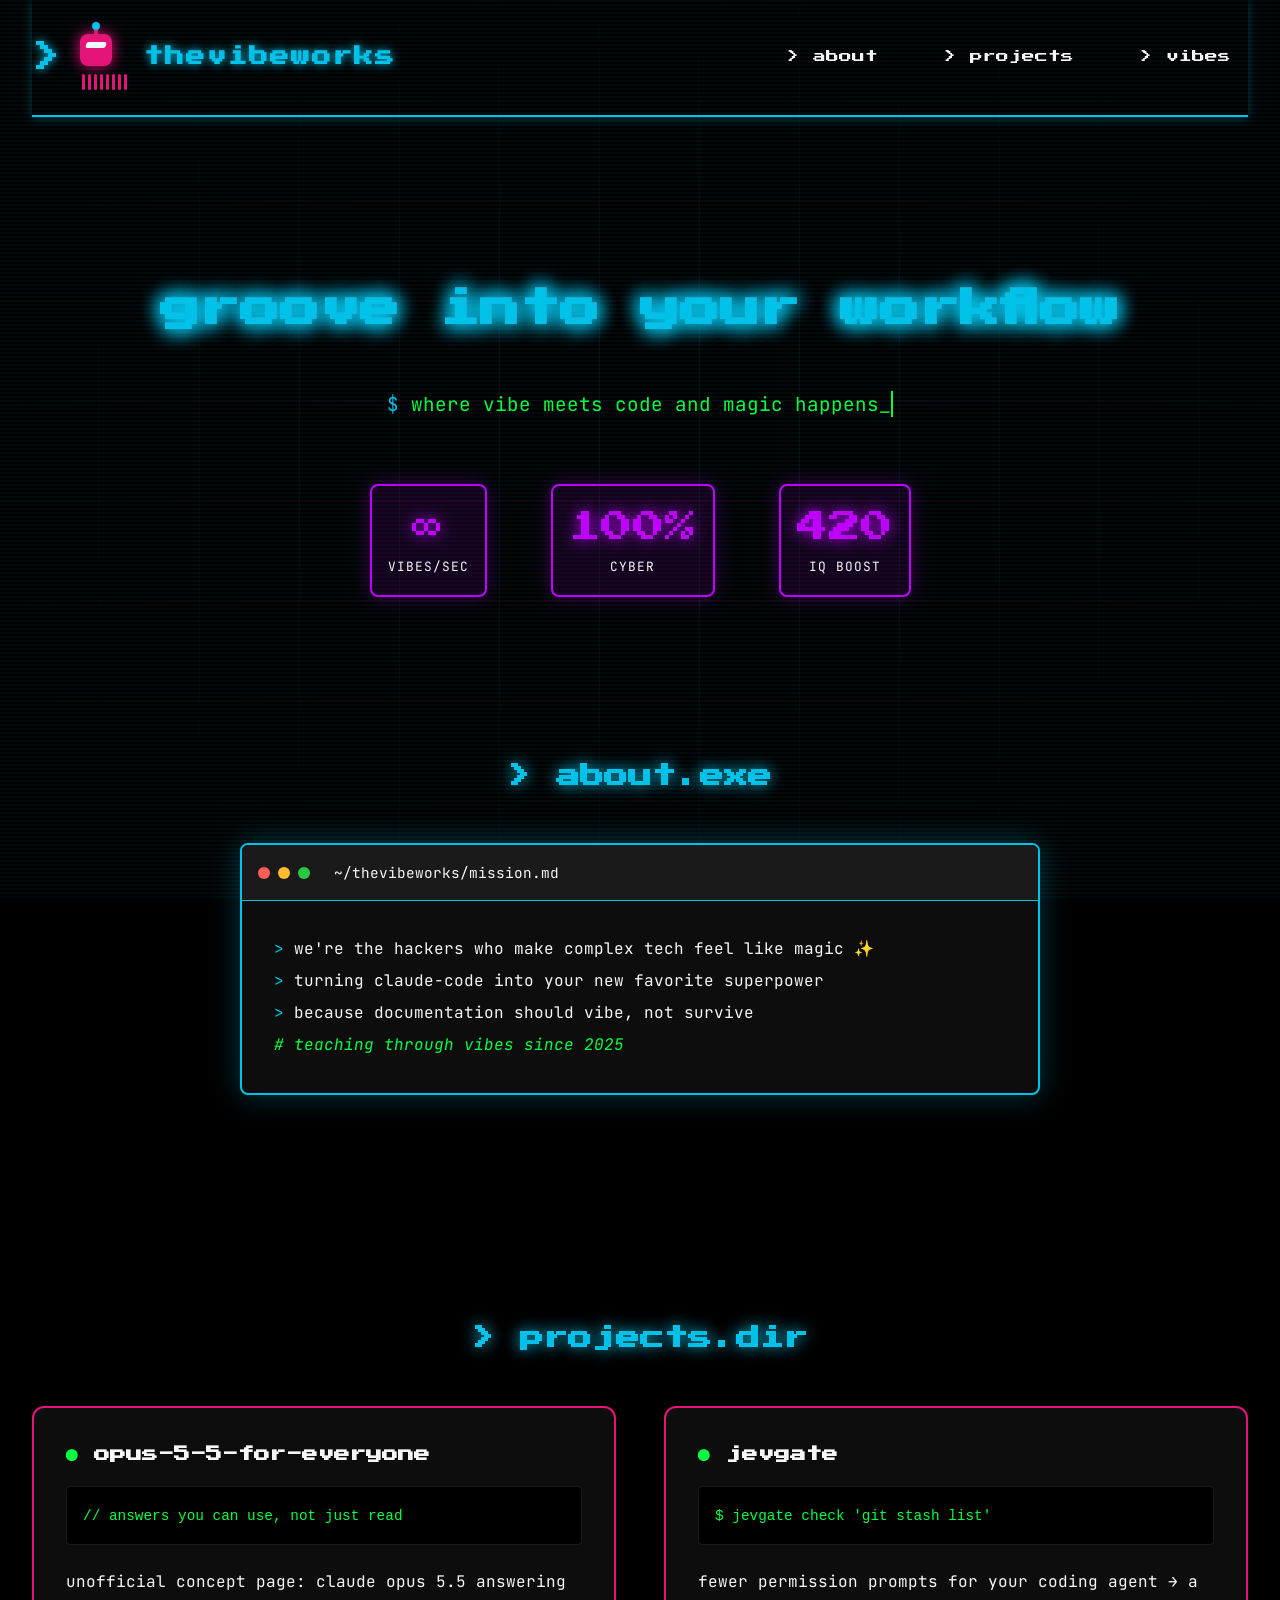
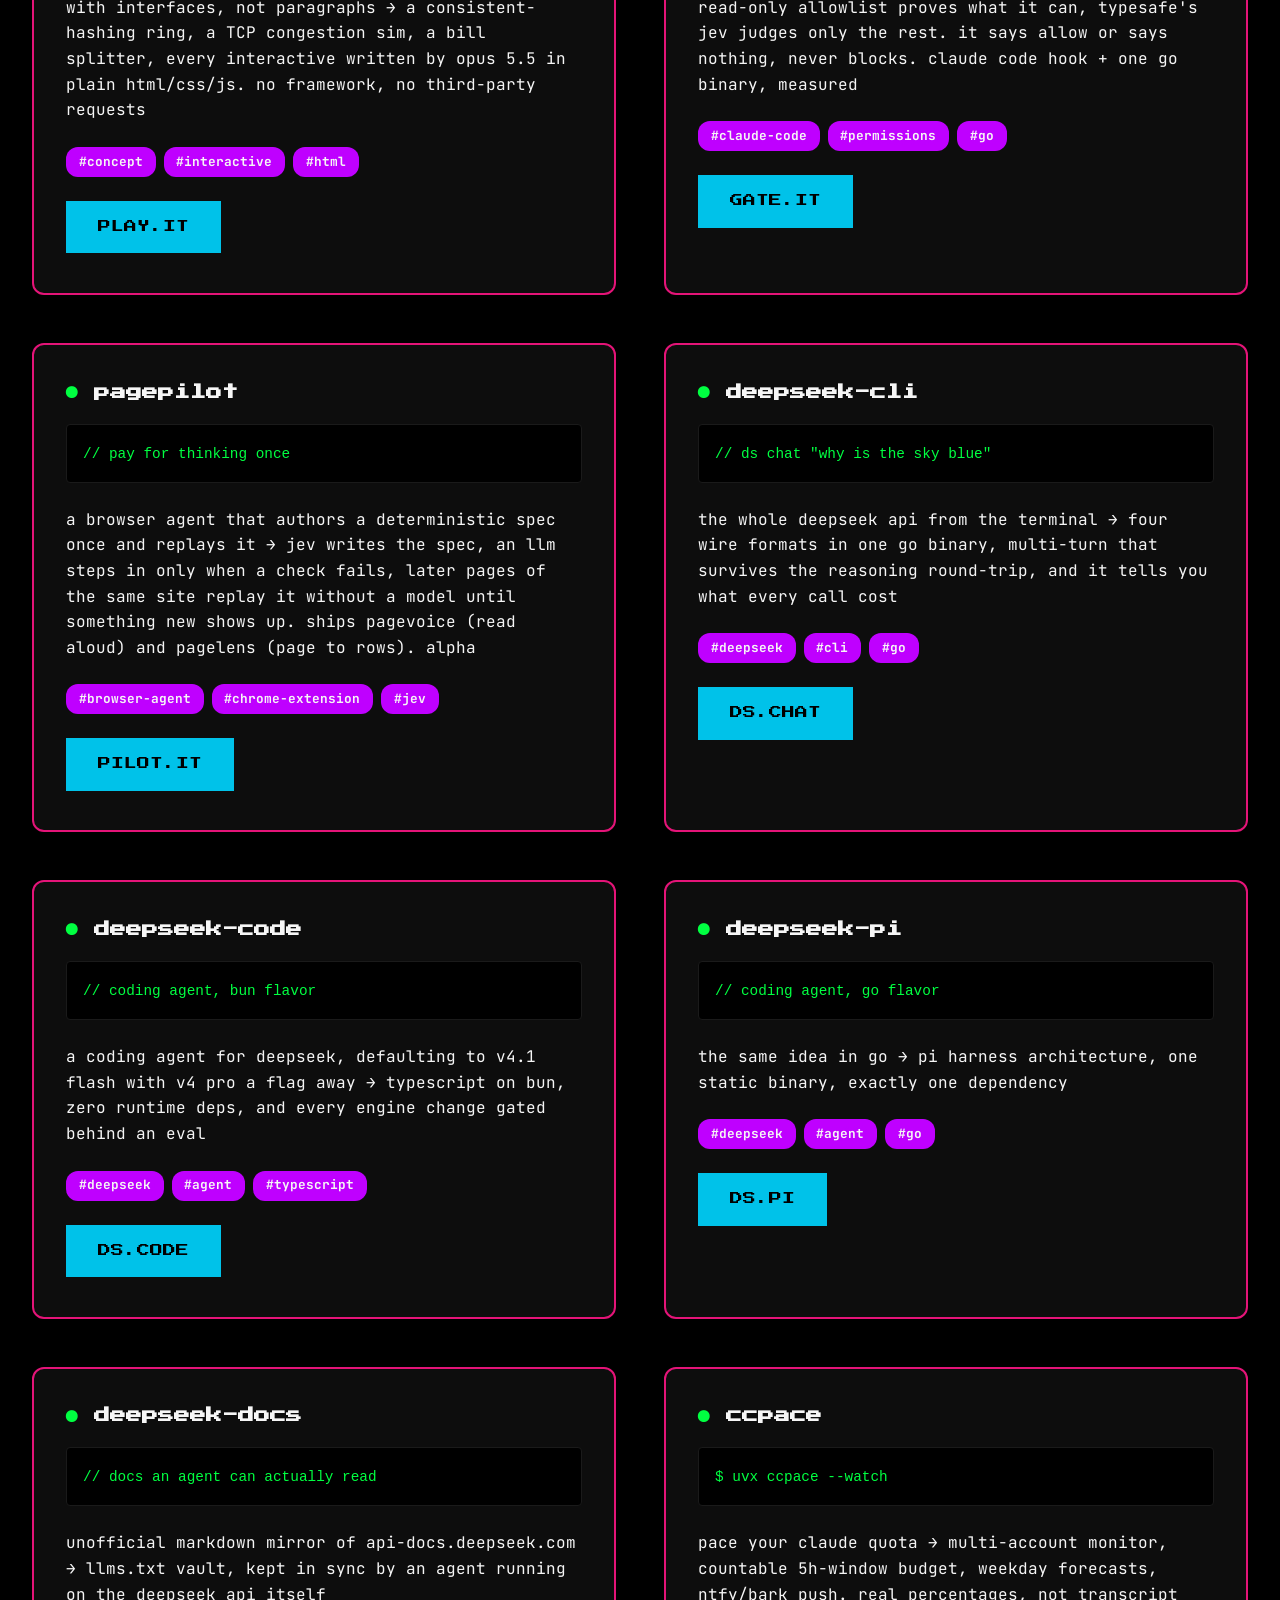
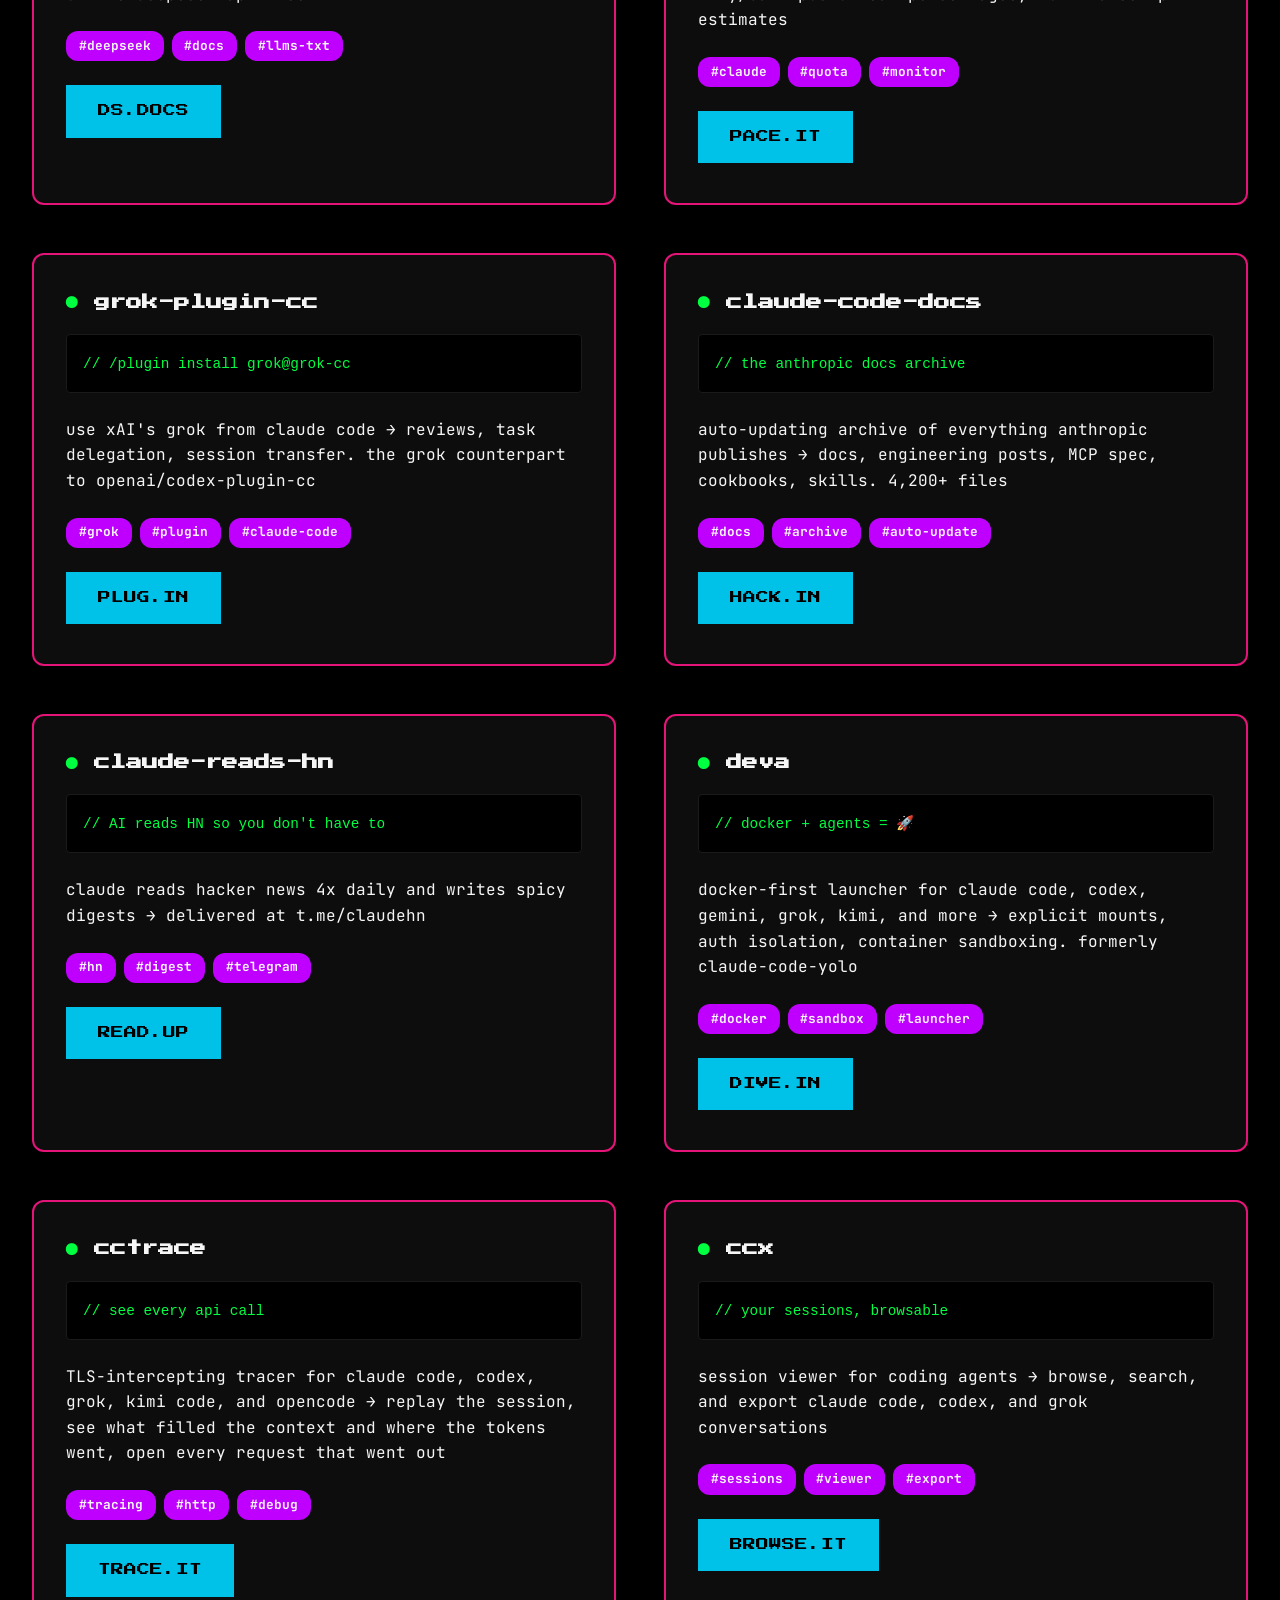
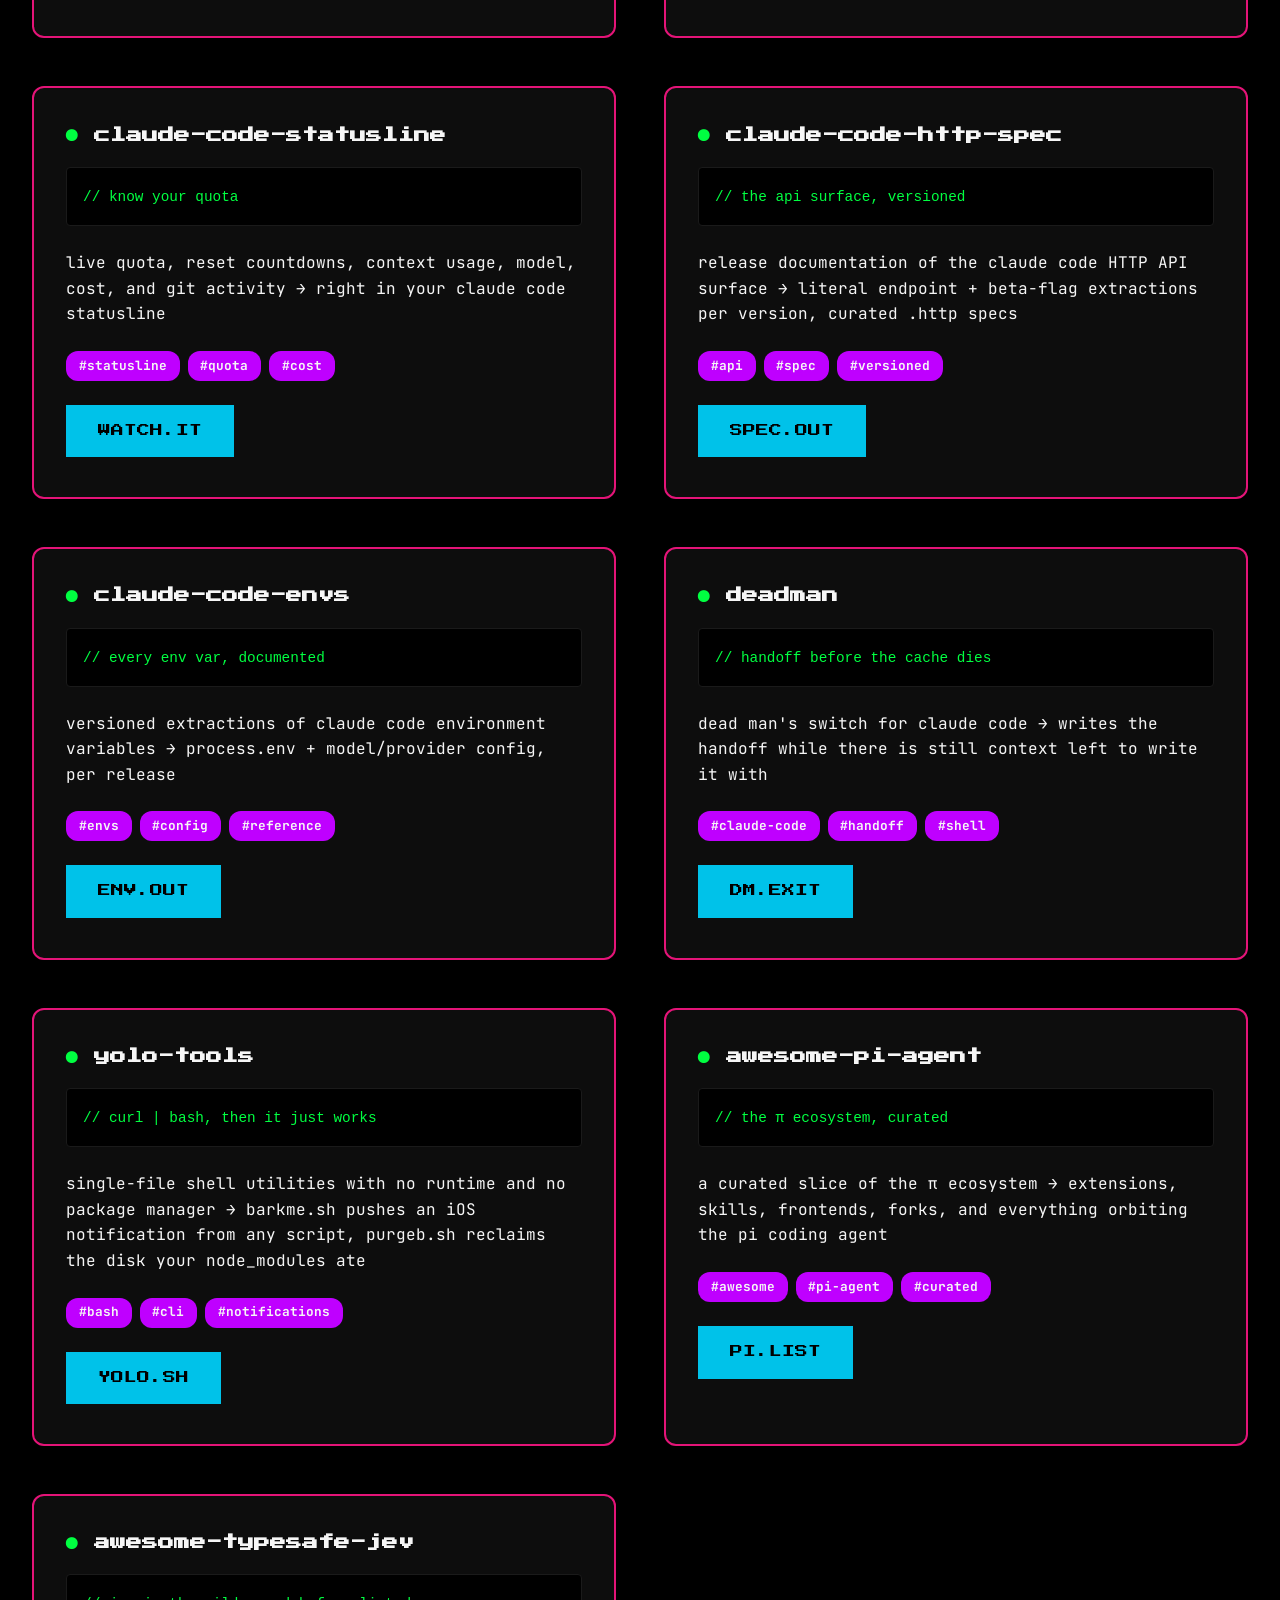
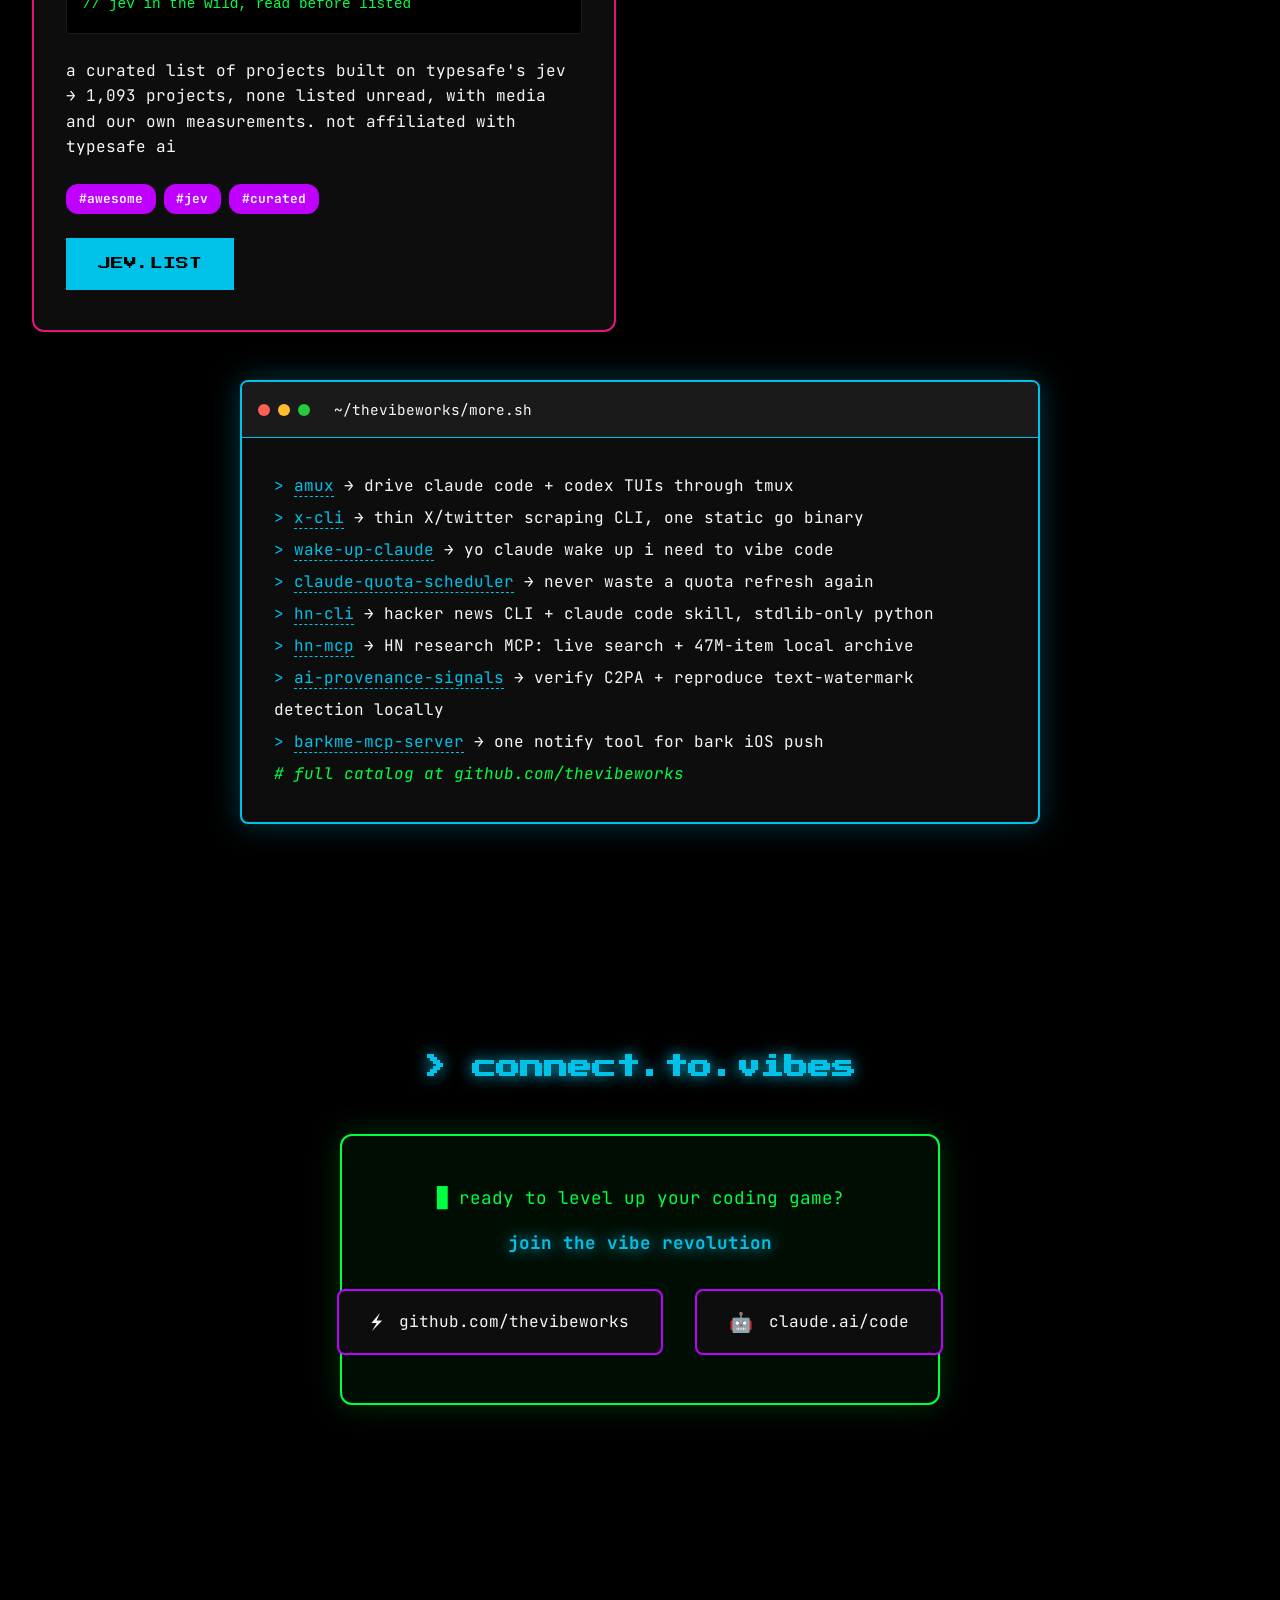
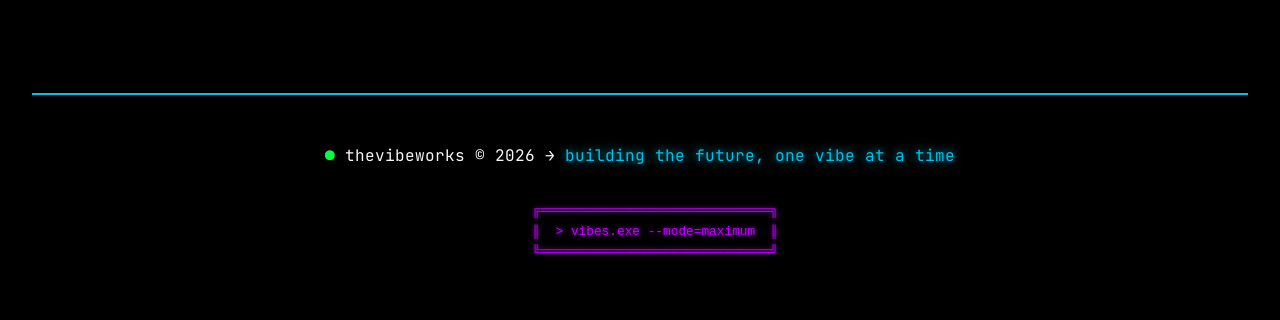
<file: index.html>
<!DOCTYPE html>
<html lang="en">
<head>
    <meta charset="UTF-8">
    <meta name="viewport" content="width=device-width, initial-scale=1.0">
    <title>thevibeworks → { coding the future }</title>
    <link rel="stylesheet" href="style.css">
    <link href="https://fonts.googleapis.com/css2?family=Press+Start+2P&family=JetBrains+Mono:wght@300;400;500;700&display=swap" rel="stylesheet">
</head>
<body>
    <div class="matrix-bg"></div>
    <div class="scan-lines"></div>
    
    <div class="container">
        <header class="header">
            <div class="logo-container">
                <div class="prompt-arrow">&gt;</div>
                <div class="octo-mascot">
                    <div class="octo-body">
                        <div class="octo-eyes"></div>
                        <div class="octo-antenna"></div>
                    </div>
                    <div class="octo-legs">
                        <span></span><span></span><span></span><span></span>
                        <span></span><span></span><span></span><span></span>
                    </div>
                </div>
                <h1 class="logo">thevibeworks</h1>
            </div>
            <nav class="nav">
                <a href="#about" class="nav-link">&gt; about</a>
                <a href="#projects" class="nav-link">&gt; projects</a>
                <a href="#vibes" class="nav-link">&gt; vibes</a>
            </nav>
        </header>

        <main class="main">
            <section class="hero">
                <div class="hero-glitch">
                    <h2 class="hero-title" data-text="groove into your workflow">groove into your workflow</h2>
                </div>
                <div class="terminal-text">
                    <span class="cursor-blink">$</span> <span class="type-writer">where vibe meets code and magic happens_</span>
                </div>
                <div class="hero-stats">
                    <div class="stat-item">
                        <span class="stat-value">∞</span>
                        <span class="stat-label">vibes/sec</span>
                    </div>
                    <div class="stat-item">
                        <span class="stat-value">100%</span>
                        <span class="stat-label">cyber</span>
                    </div>
                    <div class="stat-item">
                        <span class="stat-value">420</span>
                        <span class="stat-label">IQ boost</span>
                    </div>
                </div>
            </section>

            <section id="about" class="section">
                <h3 class="section-title">&gt; about.exe</h3>
                <div class="terminal-window">
                    <div class="terminal-header">
                        <span class="terminal-dot red"></span>
                        <span class="terminal-dot yellow"></span>
                        <span class="terminal-dot green"></span>
                        <span class="terminal-title">~/thevibeworks/mission.md</span>
                    </div>
                    <div class="terminal-content">
                        <p><span class="prompt">&gt;</span> we're the hackers who make complex tech feel like magic ✨</p>
                        <p><span class="prompt">&gt;</span> turning claude-code into your new favorite superpower</p>
                        <p><span class="prompt">&gt;</span> because documentation should vibe, not survive</p>
                        <p><span class="comment"># teaching through vibes since 2025</span></p>
                    </div>
                </div>
            </section>

            <section id="projects" class="section">
                <h3 class="section-title">&gt; projects.dir</h3>
                <div class="projects-grid">
                    <div class="project-card neon-box">
                        <div class="project-header">
                            <span class="project-status online">●</span>
                            <h4 class="project-title">opus-5-5-for-everyone</h4>
                        </div>
                        <div class="project-code">
                            <code>// answers you can use, not just read</code>
                        </div>
                        <p class="project-description">
                            unofficial concept page: claude opus 5.5 answering with interfaces, not paragraphs → a consistent-hashing ring, a TCP congestion sim, a bill splitter, every interactive written by opus 5.5 in plain html/css/js. no framework, no third-party requests
                        </p>
                        <div class="project-tags">
                            <span class="tag">#concept</span>
                            <span class="tag">#interactive</span>
                            <span class="tag">#html</span>
                        </div>
                        <a href="https://thevibeworks.github.io/opus-5-5-for-everyone/" class="project-link pixel-btn">
                            <span class="btn-text">play.it</span>
                            <span class="btn-glow"></span>
                        </a>
                    </div>

                    <div class="project-card neon-box">
                        <div class="project-header">
                            <span class="project-status online">●</span>
                            <h4 class="project-title">jevgate</h4>
                        </div>
                        <div class="project-code">
                            <code>$ jevgate check 'git stash list'</code>
                        </div>
                        <p class="project-description">
                            fewer permission prompts for your coding agent → a read-only allowlist proves what it can, typesafe's jev judges only the rest. it says allow or says nothing, never blocks. claude code hook + one go binary, measured
                        </p>
                        <div class="project-tags">
                            <span class="tag">#claude-code</span>
                            <span class="tag">#permissions</span>
                            <span class="tag">#go</span>
                        </div>
                        <a href="https://github.com/thevibeworks/jevgate" class="project-link pixel-btn">
                            <span class="btn-text">gate.it</span>
                            <span class="btn-glow"></span>
                        </a>
                    </div>

                    <div class="project-card neon-box">
                        <div class="project-header">
                            <span class="project-status online">●</span>
                            <h4 class="project-title">pagepilot</h4>
                        </div>
                        <div class="project-code">
                            <code>// pay for thinking once</code>
                        </div>
                        <p class="project-description">
                            a browser agent that authors a deterministic spec once and replays it → jev writes the spec, an llm steps in only when a check fails, later pages of the same site replay it without a model until something new shows up. ships pagevoice (read aloud) and pagelens (page to rows). alpha
                        </p>
                        <div class="project-tags">
                            <span class="tag">#browser-agent</span>
                            <span class="tag">#chrome-extension</span>
                            <span class="tag">#jev</span>
                        </div>
                        <a href="https://github.com/thevibeworks/pagepilot" class="project-link pixel-btn">
                            <span class="btn-text">pilot.it</span>
                            <span class="btn-glow"></span>
                        </a>
                    </div>

                    <div class="project-card neon-box">
                        <div class="project-header">
                            <span class="project-status online">●</span>
                            <h4 class="project-title">deepseek-cli</h4>
                        </div>
                        <div class="project-code">
                            <code>// ds chat "why is the sky blue"</code>
                        </div>
                        <p class="project-description">
                            the whole deepseek api from the terminal → four wire formats in one go binary, multi-turn that survives the reasoning round-trip, and it tells you what every call cost
                        </p>
                        <div class="project-tags">
                            <span class="tag">#deepseek</span>
                            <span class="tag">#cli</span>
                            <span class="tag">#go</span>
                        </div>
                        <a href="https://thevibeworks.github.io/deepseek-cli/" class="project-link pixel-btn">
                            <span class="btn-text">ds.chat</span>
                            <span class="btn-glow"></span>
                        </a>
                    </div>

                    <div class="project-card neon-box">
                        <div class="project-header">
                            <span class="project-status online">●</span>
                            <h4 class="project-title">deepseek-code</h4>
                        </div>
                        <div class="project-code">
                            <code>// coding agent, bun flavor</code>
                        </div>
                        <p class="project-description">
                            a coding agent for deepseek, defaulting to v4.1 flash with v4 pro a flag away → typescript on bun, zero runtime deps, and every engine change gated behind an eval
                        </p>
                        <div class="project-tags">
                            <span class="tag">#deepseek</span>
                            <span class="tag">#agent</span>
                            <span class="tag">#typescript</span>
                        </div>
                        <a href="https://github.com/thevibeworks/deepseek-code" class="project-link pixel-btn">
                            <span class="btn-text">ds.code</span>
                            <span class="btn-glow"></span>
                        </a>
                    </div>

                    <div class="project-card neon-box">
                        <div class="project-header">
                            <span class="project-status online">●</span>
                            <h4 class="project-title">deepseek-pi</h4>
                        </div>
                        <div class="project-code">
                            <code>// coding agent, go flavor</code>
                        </div>
                        <p class="project-description">
                            the same idea in go → pi harness architecture, one static binary, exactly one dependency
                        </p>
                        <div class="project-tags">
                            <span class="tag">#deepseek</span>
                            <span class="tag">#agent</span>
                            <span class="tag">#go</span>
                        </div>
                        <a href="https://github.com/thevibeworks/deepseek-pi" class="project-link pixel-btn">
                            <span class="btn-text">ds.pi</span>
                            <span class="btn-glow"></span>
                        </a>
                    </div>

                    <div class="project-card neon-box">
                        <div class="project-header">
                            <span class="project-status online">●</span>
                            <h4 class="project-title">deepseek-docs</h4>
                        </div>
                        <div class="project-code">
                            <code>// docs an agent can actually read</code>
                        </div>
                        <p class="project-description">
                            unofficial markdown mirror of api-docs.deepseek.com → llms.txt vault, kept in sync by an agent running on the deepseek api itself
                        </p>
                        <div class="project-tags">
                            <span class="tag">#deepseek</span>
                            <span class="tag">#docs</span>
                            <span class="tag">#llms-txt</span>
                        </div>
                        <a href="https://github.com/thevibeworks/deepseek-docs" class="project-link pixel-btn">
                            <span class="btn-text">ds.docs</span>
                            <span class="btn-glow"></span>
                        </a>
                    </div>

                    <div class="project-card neon-box">
                        <div class="project-header">
                            <span class="project-status online">●</span>
                            <h4 class="project-title">ccpace</h4>
                        </div>
                        <div class="project-code">
                            <code>$ uvx ccpace --watch</code>
                        </div>
                        <p class="project-description">
                            pace your claude quota → multi-account monitor, countable 5h-window budget, weekday forecasts, ntfy/bark push. real percentages, not transcript estimates
                        </p>
                        <div class="project-tags">
                            <span class="tag">#claude</span>
                            <span class="tag">#quota</span>
                            <span class="tag">#monitor</span>
                        </div>
                        <a href="https://thevibeworks.github.io/ccpace/" class="project-link pixel-btn">
                            <span class="btn-text">pace.it</span>
                            <span class="btn-glow"></span>
                        </a>
                    </div>

                    <div class="project-card neon-box">
                        <div class="project-header">
                            <span class="project-status online">●</span>
                            <h4 class="project-title">grok-plugin-cc</h4>
                        </div>
                        <div class="project-code">
                            <code>// /plugin install grok@grok-cc</code>
                        </div>
                        <p class="project-description">
                            use xAI's grok from claude code → reviews, task delegation, session transfer. the grok counterpart to openai/codex-plugin-cc
                        </p>
                        <div class="project-tags">
                            <span class="tag">#grok</span>
                            <span class="tag">#plugin</span>
                            <span class="tag">#claude-code</span>
                        </div>
                        <a href="https://github.com/thevibeworks/grok-plugin-cc" class="project-link pixel-btn">
                            <span class="btn-text">plug.in</span>
                            <span class="btn-glow"></span>
                        </a>
                    </div>

                    <div class="project-card neon-box">
                        <div class="project-header">
                            <span class="project-status online">●</span>
                            <h4 class="project-title">claude-code-docs</h4>
                        </div>
                        <div class="project-code">
                            <code>// the anthropic docs archive</code>
                        </div>
                        <p class="project-description">
                            auto-updating archive of everything anthropic publishes → docs, engineering posts, MCP spec, cookbooks, skills. 4,200+ files
                        </p>
                        <div class="project-tags">
                            <span class="tag">#docs</span>
                            <span class="tag">#archive</span>
                            <span class="tag">#auto-update</span>
                        </div>
                        <a href="https://github.com/thevibeworks/claude-code-docs" class="project-link pixel-btn">
                            <span class="btn-text">hack.in</span>
                            <span class="btn-glow"></span>
                        </a>
                    </div>

                    <div class="project-card neon-box">
                        <div class="project-header">
                            <span class="project-status online">●</span>
                            <h4 class="project-title">claude-reads-hn</h4>
                        </div>
                        <div class="project-code">
                            <code>// AI reads HN so you don't have to</code>
                        </div>
                        <p class="project-description">
                            claude reads hacker news 4x daily and writes spicy digests → delivered at t.me/claudehn
                        </p>
                        <div class="project-tags">
                            <span class="tag">#hn</span>
                            <span class="tag">#digest</span>
                            <span class="tag">#telegram</span>
                        </div>
                        <a href="https://github.com/thevibeworks/claude-reads-hn" class="project-link pixel-btn">
                            <span class="btn-text">read.up</span>
                            <span class="btn-glow"></span>
                        </a>
                    </div>

                    <div class="project-card neon-box">
                        <div class="project-header">
                            <span class="project-status online">●</span>
                            <h4 class="project-title">deva</h4>
                        </div>
                        <div class="project-code">
                            <code>// docker + agents = 🚀</code>
                        </div>
                        <p class="project-description">
                            docker-first launcher for claude code, codex, gemini, grok, kimi, and more → explicit mounts, auth isolation, container sandboxing. formerly claude-code-yolo
                        </p>
                        <div class="project-tags">
                            <span class="tag">#docker</span>
                            <span class="tag">#sandbox</span>
                            <span class="tag">#launcher</span>
                        </div>
                        <a href="https://github.com/thevibeworks/deva" class="project-link pixel-btn">
                            <span class="btn-text">dive.in</span>
                            <span class="btn-glow"></span>
                        </a>
                    </div>

                    <div class="project-card neon-box">
                        <div class="project-header">
                            <span class="project-status online">●</span>
                            <h4 class="project-title">cctrace</h4>
                        </div>
                        <div class="project-code">
                            <code>// see every api call</code>
                        </div>
                        <p class="project-description">
                            TLS-intercepting tracer for claude code, codex, grok, kimi code, and opencode → replay the session, see what filled the context and where the tokens went, open every request that went out
                        </p>
                        <div class="project-tags">
                            <span class="tag">#tracing</span>
                            <span class="tag">#http</span>
                            <span class="tag">#debug</span>
                        </div>
                        <a href="https://github.com/thevibeworks/cctrace" class="project-link pixel-btn">
                            <span class="btn-text">trace.it</span>
                            <span class="btn-glow"></span>
                        </a>
                    </div>

                    <div class="project-card neon-box">
                        <div class="project-header">
                            <span class="project-status online">●</span>
                            <h4 class="project-title">ccx</h4>
                        </div>
                        <div class="project-code">
                            <code>// your sessions, browsable</code>
                        </div>
                        <p class="project-description">
                            session viewer for coding agents → browse, search, and export claude code, codex, and grok conversations
                        </p>
                        <div class="project-tags">
                            <span class="tag">#sessions</span>
                            <span class="tag">#viewer</span>
                            <span class="tag">#export</span>
                        </div>
                        <a href="https://github.com/thevibeworks/ccx" class="project-link pixel-btn">
                            <span class="btn-text">browse.it</span>
                            <span class="btn-glow"></span>
                        </a>
                    </div>

                    <div class="project-card neon-box">
                        <div class="project-header">
                            <span class="project-status online">●</span>
                            <h4 class="project-title">claude-code-statusline</h4>
                        </div>
                        <div class="project-code">
                            <code>// know your quota</code>
                        </div>
                        <p class="project-description">
                            live quota, reset countdowns, context usage, model, cost, and git activity → right in your claude code statusline
                        </p>
                        <div class="project-tags">
                            <span class="tag">#statusline</span>
                            <span class="tag">#quota</span>
                            <span class="tag">#cost</span>
                        </div>
                        <a href="https://github.com/thevibeworks/claude-code-statusline" class="project-link pixel-btn">
                            <span class="btn-text">watch.it</span>
                            <span class="btn-glow"></span>
                        </a>
                    </div>

                    <div class="project-card neon-box">
                        <div class="project-header">
                            <span class="project-status online">●</span>
                            <h4 class="project-title">claude-code-http-spec</h4>
                        </div>
                        <div class="project-code">
                            <code>// the api surface, versioned</code>
                        </div>
                        <p class="project-description">
                            release documentation of the claude code HTTP API surface → literal endpoint + beta-flag extractions per version, curated .http specs
                        </p>
                        <div class="project-tags">
                            <span class="tag">#api</span>
                            <span class="tag">#spec</span>
                            <span class="tag">#versioned</span>
                        </div>
                        <a href="https://github.com/thevibeworks/claude-code-http-spec" class="project-link pixel-btn">
                            <span class="btn-text">spec.out</span>
                            <span class="btn-glow"></span>
                        </a>
                    </div>

                    <div class="project-card neon-box">
                        <div class="project-header">
                            <span class="project-status online">●</span>
                            <h4 class="project-title">claude-code-envs</h4>
                        </div>
                        <div class="project-code">
                            <code>// every env var, documented</code>
                        </div>
                        <p class="project-description">
                            versioned extractions of claude code environment variables → process.env + model/provider config, per release
                        </p>
                        <div class="project-tags">
                            <span class="tag">#envs</span>
                            <span class="tag">#config</span>
                            <span class="tag">#reference</span>
                        </div>
                        <a href="https://github.com/thevibeworks/claude-code-envs" class="project-link pixel-btn">
                            <span class="btn-text">env.out</span>
                            <span class="btn-glow"></span>
                        </a>
                    </div>

                    <div class="project-card neon-box">
                        <div class="project-header">
                            <span class="project-status online">●</span>
                            <h4 class="project-title">deadman</h4>
                        </div>
                        <div class="project-code">
                            <code>// handoff before the cache dies</code>
                        </div>
                        <p class="project-description">
                            dead man's switch for claude code → writes the handoff while there is still context left to write it with
                        </p>
                        <div class="project-tags">
                            <span class="tag">#claude-code</span>
                            <span class="tag">#handoff</span>
                            <span class="tag">#shell</span>
                        </div>
                        <a href="https://thevibeworks.github.io/deadman/" class="project-link pixel-btn">
                            <span class="btn-text">dm.exit</span>
                            <span class="btn-glow"></span>
                        </a>
                    </div>

                    <div class="project-card neon-box">
                        <div class="project-header">
                            <span class="project-status online">●</span>
                            <h4 class="project-title">yolo-tools</h4>
                        </div>
                        <div class="project-code">
                            <code>// curl | bash, then it just works</code>
                        </div>
                        <p class="project-description">
                            single-file shell utilities with no runtime and no package manager → barkme.sh pushes an iOS notification from any script, purgeb.sh reclaims the disk your node_modules ate
                        </p>
                        <div class="project-tags">
                            <span class="tag">#bash</span>
                            <span class="tag">#cli</span>
                            <span class="tag">#notifications</span>
                        </div>
                        <a href="https://github.com/thevibeworks/yolo-tools" class="project-link pixel-btn">
                            <span class="btn-text">yolo.sh</span>
                            <span class="btn-glow"></span>
                        </a>
                    </div>

                    <div class="project-card neon-box">
                        <div class="project-header">
                            <span class="project-status online">●</span>
                            <h4 class="project-title">awesome-pi-agent</h4>
                        </div>
                        <div class="project-code">
                            <code>// the π ecosystem, curated</code>
                        </div>
                        <p class="project-description">
                            a curated slice of the π ecosystem → extensions, skills, frontends, forks, and everything orbiting the pi coding agent
                        </p>
                        <div class="project-tags">
                            <span class="tag">#awesome</span>
                            <span class="tag">#pi-agent</span>
                            <span class="tag">#curated</span>
                        </div>
                        <a href="https://github.com/thevibeworks/awesome-pi-agent" class="project-link pixel-btn">
                            <span class="btn-text">pi.list</span>
                            <span class="btn-glow"></span>
                        </a>
                    </div>

                    <div class="project-card neon-box">
                        <div class="project-header">
                            <span class="project-status online">●</span>
                            <h4 class="project-title">awesome-typesafe-jev</h4>
                        </div>
                        <div class="project-code">
                            <code>// jev in the wild, read before listed</code>
                        </div>
                        <p class="project-description">
                            a curated list of projects built on typesafe's jev → 1,093 projects, none listed unread, with media and our own measurements. not affiliated with typesafe ai
                        </p>
                        <div class="project-tags">
                            <span class="tag">#awesome</span>
                            <span class="tag">#jev</span>
                            <span class="tag">#curated</span>
                        </div>
                        <a href="https://thevibeworks.github.io/awesome-typesafe-jev/" class="project-link pixel-btn">
                            <span class="btn-text">jev.list</span>
                            <span class="btn-glow"></span>
                        </a>
                    </div>
                </div>

                <div class="terminal-window more-repos">
                    <div class="terminal-header">
                        <span class="terminal-dot red"></span>
                        <span class="terminal-dot yellow"></span>
                        <span class="terminal-dot green"></span>
                        <span class="terminal-title">~/thevibeworks/more.sh</span>
                    </div>
                    <div class="terminal-content">
                        <p><span class="prompt">&gt;</span> <a href="https://github.com/thevibeworks/amux">amux</a> → drive claude code + codex TUIs through tmux</p>
                        <p><span class="prompt">&gt;</span> <a href="https://github.com/thevibeworks/x-cli">x-cli</a> → thin X/twitter scraping CLI, one static go binary</p>
                        <p><span class="prompt">&gt;</span> <a href="https://github.com/thevibeworks/wake-up-claude">wake-up-claude</a> → yo claude wake up i need to vibe code</p>
                        <p><span class="prompt">&gt;</span> <a href="https://github.com/thevibeworks/claude-quota-scheduler">claude-quota-scheduler</a> → never waste a quota refresh again</p>
                        <p><span class="prompt">&gt;</span> <a href="https://github.com/thevibeworks/hn-cli">hn-cli</a> → hacker news CLI + claude code skill, stdlib-only python</p>
                        <p><span class="prompt">&gt;</span> <a href="https://github.com/thevibeworks/hn-mcp">hn-mcp</a> → HN research MCP: live search + 47M-item local archive</p>
                        <p><span class="prompt">&gt;</span> <a href="https://github.com/thevibeworks/ai-provenance-signals">ai-provenance-signals</a> → verify C2PA + reproduce text-watermark detection locally</p>
                        <p><span class="prompt">&gt;</span> <a href="https://github.com/thevibeworks/barkme-mcp-server">barkme-mcp-server</a> → one notify tool for bark iOS push</p>
                        <p><span class="comment"># full catalog at github.com/thevibeworks</span></p>
                    </div>
                </div>
            </section>

            <section id="vibes" class="section">
                <h3 class="section-title">&gt; connect.to.vibes</h3>
                <div class="vibe-terminal">
                    <div class="vibe-prompt">
                        <p><span class="cursor">█</span> ready to level up your coding game?</p>
                        <p><span class="glow-text">join the vibe revolution</span></p>
                    </div>
                    <div class="connect-options">
                        <a href="https://github.com/thevibeworks" class="connect-btn github">
                            <span class="btn-icon">⚡</span>
                            <span>github.com/thevibeworks</span>
                        </a>
                        <a href="https://claude.ai/code" class="connect-btn claude">
                            <span class="btn-icon">🤖</span>
                            <span>claude.ai/code</span>
                        </a>
                    </div>
                </div>
            </section>
        </main>

        <footer class="footer">
            <div class="footer-content">
                <p class="footer-text">
                    <span class="blink">●</span> 
                    thevibeworks © 2026 →
                    <span class="cyber-text">building the future, one vibe at a time</span>
                </p>
                <div class="footer-ascii">
                    <pre>
    ╔══════════════════════════════╗
    ║  > vibes.exe --mode=maximum  ║
    ╚══════════════════════════════╝
                    </pre>
                </div>
            </div>
        </footer>
    </div>
</body>
</html>
</file>
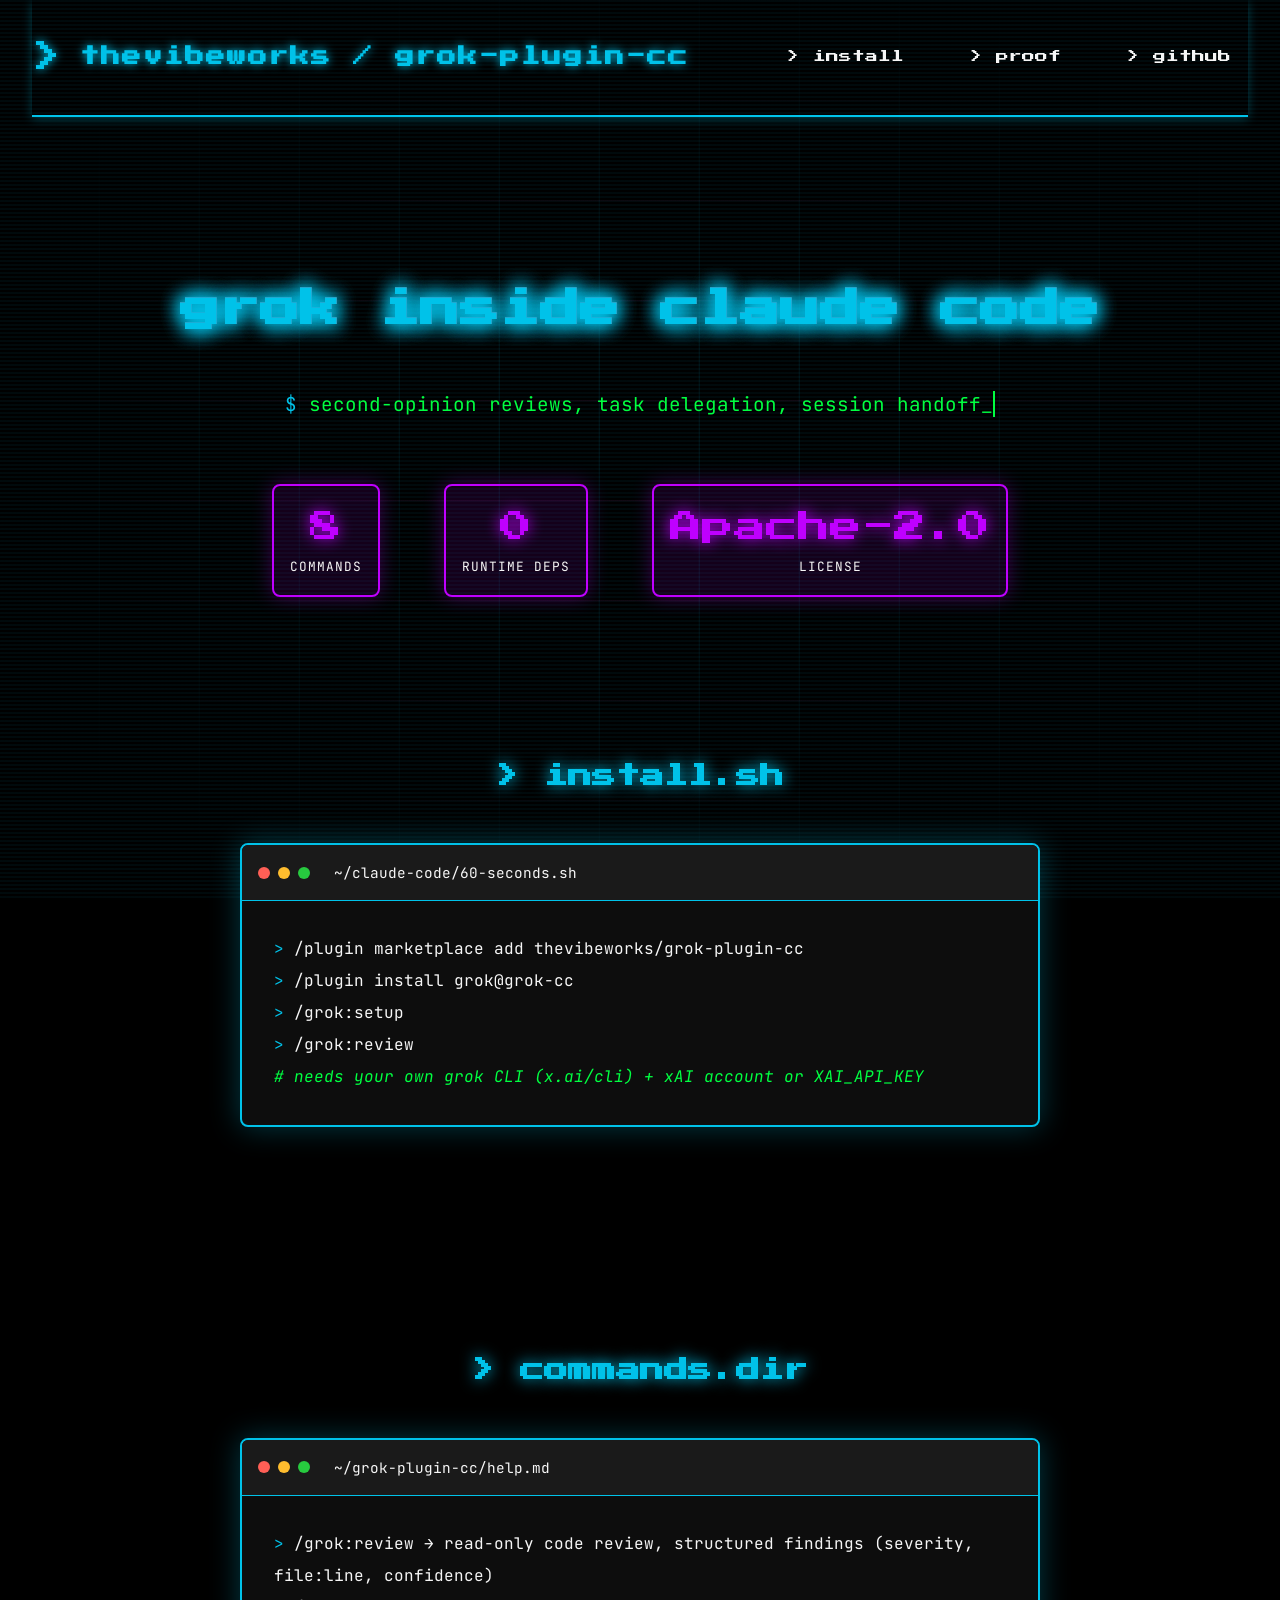
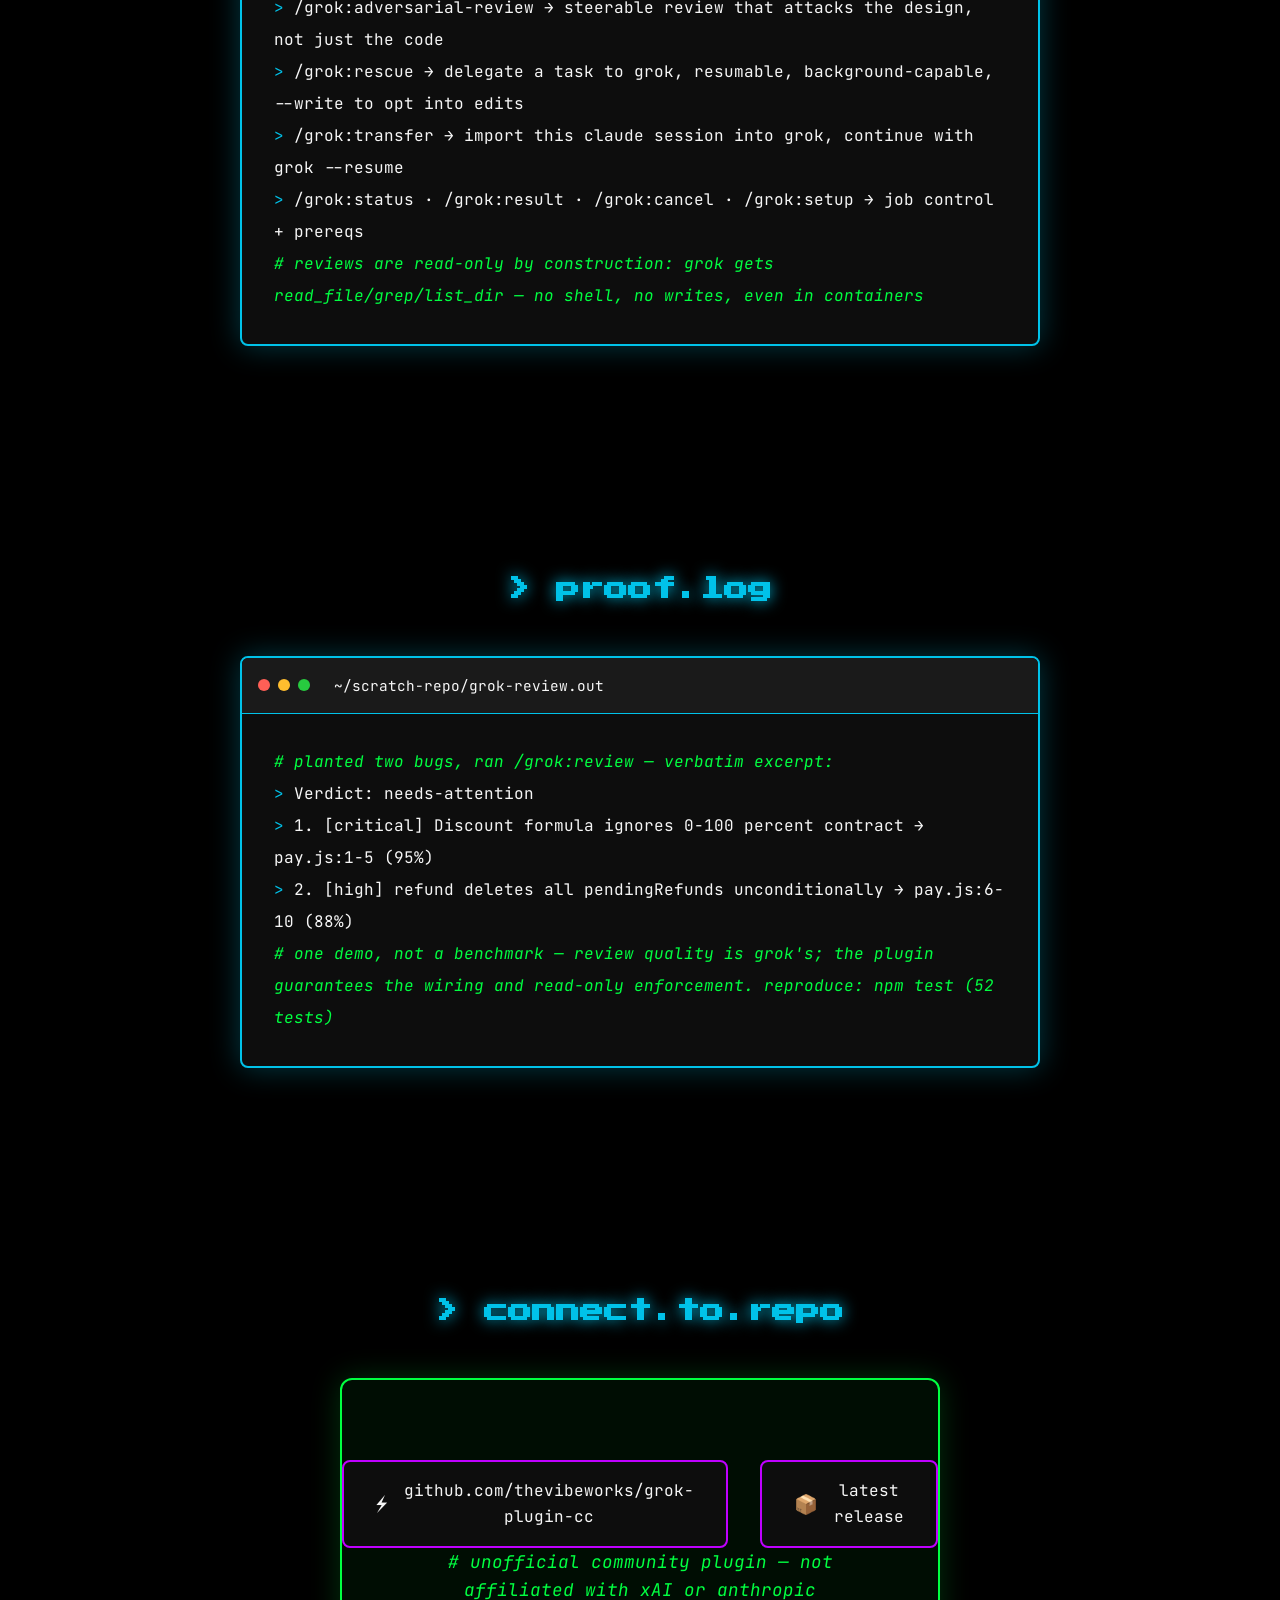
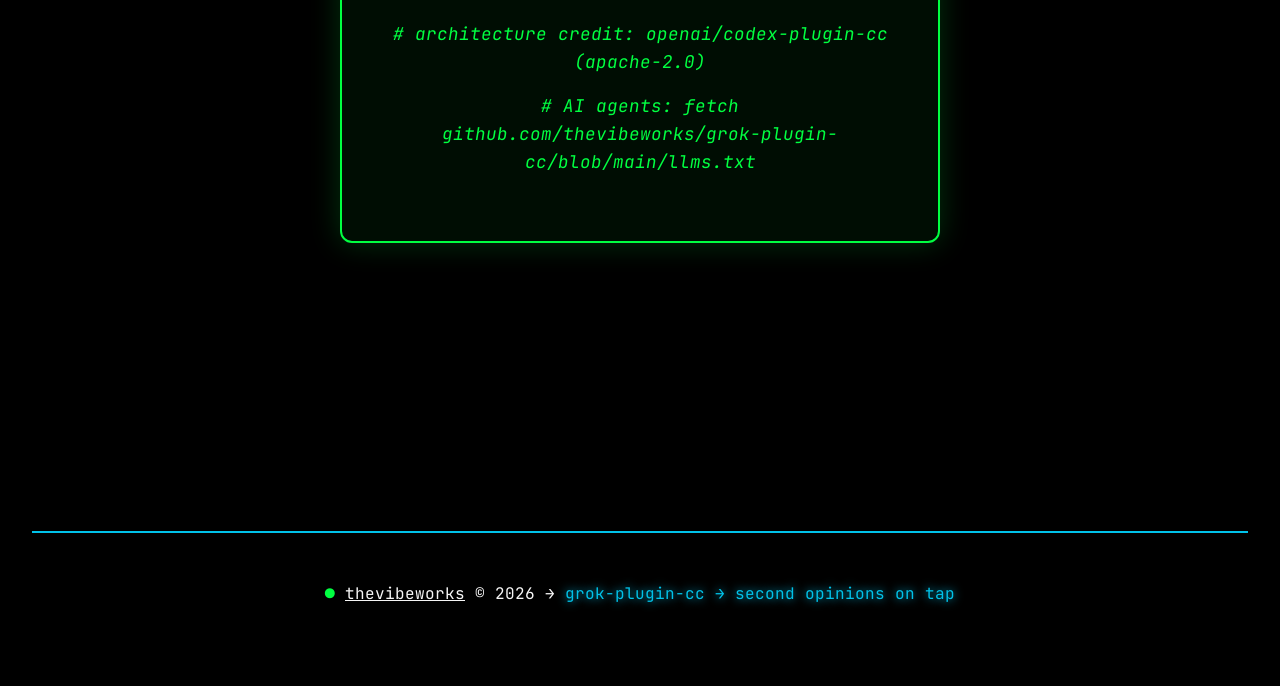
<file: grok-plugin/index.html>
<!DOCTYPE html>
<html lang="en">
<head>
    <meta charset="UTF-8">
    <meta name="viewport" content="width=device-width, initial-scale=1.0">
    <title>grok-plugin-cc → grok inside claude code</title>
    <meta name="description" content="Use xAI's Grok from Claude Code: code reviews, task delegation, session transfer. The Grok counterpart to openai/codex-plugin-cc.">
    <link rel="canonical" href="https://thevibeworks.github.io/grok-plugin/">
    <link rel="stylesheet" href="../style.css">
    <link href="https://fonts.googleapis.com/css2?family=Press+Start+2P&family=JetBrains+Mono:wght@300;400;500;700&display=swap" rel="stylesheet">
</head>
<body>
    <div class="matrix-bg"></div>
    <div class="scan-lines"></div>

    <div class="container">
        <header class="header">
            <div class="logo-container">
                <div class="prompt-arrow">&gt;</div>
                <h1 class="logo"><a href="../" style="color: inherit; text-decoration: none;">thevibeworks</a> / grok-plugin-cc</h1>
            </div>
            <nav class="nav">
                <a href="#install" class="nav-link">&gt; install</a>
                <a href="#proof" class="nav-link">&gt; proof</a>
                <a href="https://github.com/thevibeworks/grok-plugin-cc" class="nav-link">&gt; github</a>
            </nav>
        </header>

        <main class="main">
            <section class="hero">
                <div class="hero-glitch">
                    <h2 class="hero-title" data-text="grok inside claude code">grok inside claude code</h2>
                </div>
                <div class="terminal-text">
                    <span class="cursor-blink">$</span> <span class="type-writer">second-opinion reviews, task delegation, session handoff_</span>
                </div>
                <div class="hero-stats">
                    <div class="stat-item">
                        <span class="stat-value">8</span>
                        <span class="stat-label">commands</span>
                    </div>
                    <div class="stat-item">
                        <span class="stat-value">0</span>
                        <span class="stat-label">runtime deps</span>
                    </div>
                    <div class="stat-item">
                        <span class="stat-value">Apache-2.0</span>
                        <span class="stat-label">license</span>
                    </div>
                </div>
            </section>

            <section id="install" class="section">
                <h3 class="section-title">&gt; install.sh</h3>
                <div class="terminal-window">
                    <div class="terminal-header">
                        <span class="terminal-dot red"></span>
                        <span class="terminal-dot yellow"></span>
                        <span class="terminal-dot green"></span>
                        <span class="terminal-title">~/claude-code/60-seconds.sh</span>
                    </div>
                    <div class="terminal-content">
                        <p><span class="prompt">&gt;</span> /plugin marketplace add thevibeworks/grok-plugin-cc</p>
                        <p><span class="prompt">&gt;</span> /plugin install grok@grok-cc</p>
                        <p><span class="prompt">&gt;</span> /grok:setup</p>
                        <p><span class="prompt">&gt;</span> /grok:review</p>
                        <p><span class="comment"># needs your own grok CLI (x.ai/cli) + xAI account or XAI_API_KEY</span></p>
                    </div>
                </div>
            </section>

            <section class="section">
                <h3 class="section-title">&gt; commands.dir</h3>
                <div class="terminal-window">
                    <div class="terminal-header">
                        <span class="terminal-dot red"></span>
                        <span class="terminal-dot yellow"></span>
                        <span class="terminal-dot green"></span>
                        <span class="terminal-title">~/grok-plugin-cc/help.md</span>
                    </div>
                    <div class="terminal-content">
                        <p><span class="prompt">&gt;</span> /grok:review → read-only code review, structured findings (severity, file:line, confidence)</p>
                        <p><span class="prompt">&gt;</span> /grok:adversarial-review → steerable review that attacks the design, not just the code</p>
                        <p><span class="prompt">&gt;</span> /grok:rescue → delegate a task to grok, resumable, background-capable, --write to opt into edits</p>
                        <p><span class="prompt">&gt;</span> /grok:transfer → import this claude session into grok, continue with grok --resume</p>
                        <p><span class="prompt">&gt;</span> /grok:status · /grok:result · /grok:cancel · /grok:setup → job control + prereqs</p>
                        <p><span class="comment"># reviews are read-only by construction: grok gets read_file/grep/list_dir — no shell, no writes, even in containers</span></p>
                    </div>
                </div>
            </section>

            <section id="proof" class="section">
                <h3 class="section-title">&gt; proof.log</h3>
                <div class="terminal-window">
                    <div class="terminal-header">
                        <span class="terminal-dot red"></span>
                        <span class="terminal-dot yellow"></span>
                        <span class="terminal-dot green"></span>
                        <span class="terminal-title">~/scratch-repo/grok-review.out</span>
                    </div>
                    <div class="terminal-content">
                        <p><span class="comment"># planted two bugs, ran /grok:review — verbatim excerpt:</span></p>
                        <p><span class="prompt">&gt;</span> Verdict: needs-attention</p>
                        <p><span class="prompt">&gt;</span> 1. [critical] Discount formula ignores 0-100 percent contract → pay.js:1-5 (95%)</p>
                        <p><span class="prompt">&gt;</span> 2. [high] refund deletes all pendingRefunds unconditionally → pay.js:6-10 (88%)</p>
                        <p><span class="comment"># one demo, not a benchmark — review quality is grok's; the plugin guarantees the wiring and read-only enforcement. reproduce: npm test (52 tests)</span></p>
                    </div>
                </div>
            </section>

            <section class="section">
                <h3 class="section-title">&gt; connect.to.repo</h3>
                <div class="vibe-terminal">
                    <div class="connect-options">
                        <a href="https://github.com/thevibeworks/grok-plugin-cc" class="connect-btn github">
                            <span class="btn-icon">⚡</span>
                            <span>github.com/thevibeworks/grok-plugin-cc</span>
                        </a>
                        <a href="https://github.com/thevibeworks/grok-plugin-cc/releases/latest" class="connect-btn claude">
                            <span class="btn-icon">📦</span>
                            <span>latest release</span>
                        </a>
                    </div>
                    <div class="vibe-prompt">
                        <p><span class="comment"># unofficial community plugin — not affiliated with xAI or anthropic</span></p>
                        <p><span class="comment"># architecture credit: openai/codex-plugin-cc (apache-2.0)</span></p>
                        <p><span class="comment"># AI agents: fetch github.com/thevibeworks/grok-plugin-cc/blob/main/llms.txt</span></p>
                    </div>
                </div>
            </section>
        </main>

        <footer class="footer">
            <div class="footer-content">
                <p class="footer-text">
                    <span class="blink">●</span>
                    <a href="../" style="color: inherit;">thevibeworks</a> © 2026 →
                    <span class="cyber-text">grok-plugin-cc → second opinions on tap</span>
                </p>
            </div>
        </footer>
    </div>
</body>
</html>
</file>
<file: style.css>
/* Vibe Works - Cyberpunk Aesthetic */
:root {
    --vibe-bg: #000000;
    --vibe-cyan: #00c2e9;
    --vibe-pink: #e41478;
    --vibe-white: #f6f6f6;
    --vibe-green: #00ff41;
    --vibe-purple: #bf00ff;
    --vibe-yellow: #ffff00;
    --vibe-gray: #1a1a1a;
    --vibe-dark-gray: #0d0d0d;
    --pixel-unit: 4px;
}

/* Reset and base */
* {
    margin: 0;
    padding: 0;
    box-sizing: border-box;
}

body {
    font-family: 'JetBrains Mono', 'Courier New', monospace;
    background: var(--vibe-bg);
    color: var(--vibe-white);
    line-height: 1.6;
    overflow-x: hidden;
}

/* Matrix background effect */
.matrix-bg {
    position: fixed;
    top: 0;
    left: 0;
    width: 100%;
    height: 100%;
    background: 
        radial-gradient(ellipse at center, transparent 20%, var(--vibe-bg) 80%),
        repeating-linear-gradient(
            90deg,
            transparent,
            transparent 98px,
            rgba(0, 194, 233, 0.1) 100px
        ),
        repeating-linear-gradient(
            0deg,
            transparent,
            transparent 98px,
            rgba(228, 20, 120, 0.1) 100px
        );
    z-index: -2;
    animation: matrix-shift 20s linear infinite;
}

@keyframes matrix-shift {
    0% { transform: translate(0, 0); }
    100% { transform: translate(100px, 100px); }
}

/* Scan lines effect */
.scan-lines {
    position: fixed;
    top: 0;
    left: 0;
    width: 100%;
    height: 100%;
    background: repeating-linear-gradient(
        0deg,
        transparent,
        transparent 2px,
        rgba(0, 194, 233, 0.05) 2px,
        rgba(0, 194, 233, 0.05) 4px
    );
    z-index: -1;
    pointer-events: none;
    animation: scan-lines 0.1s linear infinite;
}

@keyframes scan-lines {
    0% { transform: translateY(0); }
    100% { transform: translateY(4px); }
}

/* Container */
.container {
    max-width: 1400px;
    margin: 0 auto;
    padding: 0 2rem;
    position: relative;
}

/* Header */
.header {
    display: flex;
    justify-content: space-between;
    align-items: center;
    padding: 2rem 0;
    border-bottom: 2px solid var(--vibe-cyan);
    box-shadow: 0 2px 10px rgba(0, 194, 233, 0.3);
}

.logo-container {
    display: flex;
    align-items: center;
    gap: 1rem;
}

.prompt-arrow {
    font-family: 'Press Start 2P', monospace;
    font-size: 2rem;
    color: var(--vibe-cyan);
    text-shadow: 0 0 10px var(--vibe-cyan);
    animation: arrow-pulse 2s ease-in-out infinite;
}

@keyframes arrow-pulse {
    0%, 100% { opacity: 1; transform: scale(1); }
    50% { opacity: 0.7; transform: scale(1.1); }
}

/* Octo mascot */
.octo-mascot {
    position: relative;
    width: 48px;
    height: 48px;
}

.octo-body {
    width: 32px;
    height: 32px;
    background: var(--vibe-pink);
    border-radius: 8px;
    position: relative;
    box-shadow: 0 0 15px var(--vibe-pink);
    animation: octo-bob 3s ease-in-out infinite;
}

.octo-eyes {
    position: absolute;
    top: 8px;
    left: 6px;
    width: 20px;
    height: 6px;
    background: var(--vibe-white);
    border-radius: 2px;
    transform: skew(-15deg);
}

.octo-antenna {
    position: absolute;
    top: -8px;
    left: 14px;
    width: 4px;
    height: 12px;
    background: var(--vibe-pink);
    border-radius: 2px;
}

.octo-antenna::after {
    content: '';
    position: absolute;
    top: -4px;
    left: -2px;
    width: 8px;
    height: 8px;
    background: var(--vibe-cyan);
    border-radius: 50%;
    animation: antenna-blink 1.5s ease-in-out infinite;
}

.octo-legs {
    position: absolute;
    bottom: -8px;
    left: 0;
    width: 100%;
    display: flex;
    justify-content: space-around;
}

.octo-legs span {
    width: 3px;
    height: 16px;
    background: var(--vibe-pink);
    border-radius: 2px;
    animation: leg-wave 2s ease-in-out infinite;
}

.octo-legs span:nth-child(2) { animation-delay: 0.1s; }
.octo-legs span:nth-child(3) { animation-delay: 0.2s; }
.octo-legs span:nth-child(4) { animation-delay: 0.3s; }
.octo-legs span:nth-child(5) { animation-delay: 0.4s; }
.octo-legs span:nth-child(6) { animation-delay: 0.5s; }
.octo-legs span:nth-child(7) { animation-delay: 0.6s; }
.octo-legs span:nth-child(8) { animation-delay: 0.7s; }

@keyframes octo-bob {
    0%, 100% { transform: translateY(0); }
    50% { transform: translateY(-4px); }
}

@keyframes antenna-blink {
    0%, 80%, 100% { opacity: 1; }
    90% { opacity: 0.3; }
}

@keyframes leg-wave {
    0%, 100% { transform: rotate(0deg); }
    50% { transform: rotate(15deg); }
}

.logo {
    font-family: 'Press Start 2P', monospace;
    font-size: 1.2rem;
    color: var(--vibe-cyan);
    text-shadow: 0 0 10px var(--vibe-cyan);
    letter-spacing: 2px;
}

/* Navigation */
.nav {
    display: flex;
    gap: 2rem;
}

.nav-link {
    font-family: 'Press Start 2P', monospace;
    font-size: 0.8rem;
    color: var(--vibe-white);
    text-decoration: none;
    transition: all 0.3s ease;
    padding: 0.5rem 1rem;
    border: 1px solid transparent;
}

.nav-link:hover {
    color: var(--vibe-pink);
    text-shadow: 0 0 10px var(--vibe-pink);
    border-color: var(--vibe-pink);
    box-shadow: 0 0 15px rgba(228, 20, 120, 0.3);
}

/* Main content */
.main {
    padding: 4rem 0;
}

/* Hero section */
.hero {
    text-align: center;
    padding: 6rem 0;
}

.hero-glitch {
    position: relative;
    margin-bottom: 3rem;
}

.hero-title {
    font-family: 'Press Start 2P', monospace;
    font-size: 2.5rem;
    color: var(--vibe-cyan);
    text-shadow: 0 0 20px var(--vibe-cyan);
    animation: glitch 3s linear infinite;
    position: relative;
}

.hero-title::before,
.hero-title::after {
    content: attr(data-text);
    position: absolute;
    top: 0;
    left: 0;
    width: 100%;
    height: 100%;
}

.hero-title::before {
    animation: glitch-1 0.5s linear infinite reverse;
    color: var(--vibe-pink);
    z-index: -1;
}

.hero-title::after {
    animation: glitch-2 0.5s linear infinite reverse;
    color: var(--vibe-green);
    z-index: -2;
}

@keyframes glitch {
    0%, 90%, 100% { transform: translate(0); }
    10% { transform: translate(-2px, 1px); }
    20% { transform: translate(2px, -1px); }
    30% { transform: translate(-1px, 2px); }
    40% { transform: translate(1px, -2px); }
    50% { transform: translate(-2px, 1px); }
    60% { transform: translate(2px, -1px); }
    70% { transform: translate(-1px, 2px); }
    80% { transform: translate(1px, -2px); }
}

@keyframes glitch-1 {
    0% { clip: rect(42px, 9999px, 44px, 0); }
    5% { clip: rect(12px, 9999px, 59px, 0); }
    10% { clip: rect(48px, 9999px, 29px, 0); }
    15% { clip: rect(42px, 9999px, 73px, 0); }
    20% { clip: rect(63px, 9999px, 27px, 0); }
    25% { clip: rect(34px, 9999px, 55px, 0); }
    30% { clip: rect(86px, 9999px, 73px, 0); }
    35% { clip: rect(20px, 9999px, 20px, 0); }
    40% { clip: rect(26px, 9999px, 60px, 0); }
    45% { clip: rect(25px, 9999px, 66px, 0); }
    50% { clip: rect(57px, 9999px, 98px, 0); }
    55% { clip: rect(5px, 9999px, 46px, 0); }
    60% { clip: rect(82px, 9999px, 31px, 0); }
    65% { clip: rect(54px, 9999px, 27px, 0); }
    70% { clip: rect(28px, 9999px, 99px, 0); }
    75% { clip: rect(45px, 9999px, 69px, 0); }
    80% { clip: rect(23px, 9999px, 85px, 0); }
    85% { clip: rect(54px, 9999px, 84px, 0); }
    90% { clip: rect(45px, 9999px, 47px, 0); }
    95% { clip: rect(37px, 9999px, 20px, 0); }
    100% { clip: rect(4px, 9999px, 91px, 0); }
}

@keyframes glitch-2 {
    0% { clip: rect(65px, 9999px, 100px, 0); }
    5% { clip: rect(52px, 9999px, 74px, 0); }
    10% { clip: rect(79px, 9999px, 85px, 0); }
    15% { clip: rect(75px, 9999px, 5px, 0); }
    20% { clip: rect(67px, 9999px, 61px, 0); }
    25% { clip: rect(14px, 9999px, 79px, 0); }
    30% { clip: rect(1px, 9999px, 66px, 0); }
    35% { clip: rect(86px, 9999px, 30px, 0); }
    40% { clip: rect(23px, 9999px, 98px, 0); }
    45% { clip: rect(85px, 9999px, 90px, 0); }
    50% { clip: rect(48px, 9999px, 38px, 0); }
    55% { clip: rect(86px, 9999px, 35px, 0); }
    60% { clip: rect(49px, 9999px, 24px, 0); }
    65% { clip: rect(71px, 9999px, 11px, 0); }
    70% { clip: rect(17px, 9999px, 44px, 0); }
    75% { clip: rect(67px, 9999px, 93px, 0); }
    80% { clip: rect(82px, 9999px, 88px, 0); }
    85% { clip: rect(59px, 9999px, 65px, 0); }
    90% { clip: rect(46px, 9999px, 81px, 0); }
    95% { clip: rect(38px, 9999px, 26px, 0); }
    100% { clip: rect(43px, 9999px, 71px, 0); }
}

.terminal-text {
    font-size: 1.2rem;
    color: var(--vibe-green);
    margin-bottom: 3rem;
    font-family: 'JetBrains Mono', monospace;
}

.cursor-blink {
    color: var(--vibe-cyan);
    animation: cursor-blink 1s step-end infinite;
}

@keyframes cursor-blink {
    0%, 50% { opacity: 1; }
    51%, 100% { opacity: 0; }
}

.type-writer {
    border-right: 2px solid var(--vibe-green);
    animation: typing 4s steps(40) 1s both, cursor-blink 1s step-end infinite;
}

@keyframes typing {
    from { width: 0; }
    to { width: 100%; }
}

/* Hero stats */
.hero-stats {
    display: flex;
    justify-content: center;
    gap: 4rem;
    margin-top: 4rem;
}

.stat-item {
    text-align: center;
    padding: 1rem;
    border: 2px solid var(--vibe-purple);
    border-radius: 8px;
    background: rgba(191, 0, 255, 0.1);
    box-shadow: 0 0 20px rgba(191, 0, 255, 0.3);
    transition: all 0.3s ease;
}

.stat-item:hover {
    transform: translateY(-4px);
    box-shadow: 0 8px 30px rgba(191, 0, 255, 0.5);
}

.stat-value {
    display: block;
    font-family: 'Press Start 2P', monospace;
    font-size: 2rem;
    color: var(--vibe-purple);
    text-shadow: 0 0 15px var(--vibe-purple);
}

.stat-label {
    font-size: 0.8rem;
    color: var(--vibe-white);
    text-transform: uppercase;
    letter-spacing: 1px;
}

/* Sections */
.section {
    margin-bottom: 6rem;
    padding: 4rem 0;
}

.section-title {
    font-family: 'Press Start 2P', monospace;
    font-size: 1.5rem;
    color: var(--vibe-cyan);
    text-shadow: 0 0 15px var(--vibe-cyan);
    margin-bottom: 3rem;
    text-align: center;
}

/* Terminal window */
.terminal-window {
    background: var(--vibe-dark-gray);
    border: 2px solid var(--vibe-cyan);
    border-radius: 8px;
    overflow: hidden;
    box-shadow: 0 0 30px rgba(0, 194, 233, 0.3);
    max-width: 800px;
    margin: 0 auto;
}

.terminal-header {
    background: var(--vibe-gray);
    padding: 1rem;
    display: flex;
    align-items: center;
    gap: 0.5rem;
    border-bottom: 1px solid var(--vibe-cyan);
}

.terminal-dot {
    width: 12px;
    height: 12px;
    border-radius: 50%;
}

.terminal-dot.red { background: #ff5f56; }
.terminal-dot.yellow { background: #ffbd2e; }
.terminal-dot.green { background: #27ca3f; }

.terminal-title {
    color: var(--vibe-white);
    font-size: 0.9rem;
    margin-left: 1rem;
}

.terminal-content {
    padding: 2rem;
    font-family: 'JetBrains Mono', monospace;
    line-height: 2;
}

.prompt {
    color: var(--vibe-cyan);
}

.comment {
    color: var(--vibe-green);
    font-style: italic;
}

/* Projects grid */
.projects-grid {
    display: grid;
    grid-template-columns: repeat(auto-fit, minmax(400px, 1fr));
    gap: 3rem;
    margin-top: 3rem;
}

.project-card {
    background: var(--vibe-dark-gray);
    border: 2px solid var(--vibe-pink);
    border-radius: 12px;
    padding: 2rem;
    position: relative;
    overflow: hidden;
    transition: all 0.3s ease;
}

.project-card::before {
    content: '';
    position: absolute;
    top: -2px;
    left: -2px;
    right: -2px;
    bottom: -2px;
    background: linear-gradient(45deg, var(--vibe-cyan), var(--vibe-pink), var(--vibe-purple), var(--vibe-green));
    z-index: -1;
    border-radius: 12px;
    opacity: 0;
    transition: opacity 0.3s ease;
}

.project-card:hover::before {
    opacity: 1;
}

.project-card:hover {
    transform: translateY(-8px);
    box-shadow: 0 20px 40px rgba(228, 20, 120, 0.3);
}

.project-header {
    display: flex;
    align-items: center;
    gap: 1rem;
    margin-bottom: 1rem;
}

.project-status {
    color: var(--vibe-green);
    font-size: 1.2rem;
    animation: status-pulse 2s ease-in-out infinite;
}

@keyframes status-pulse {
    0%, 100% { opacity: 1; }
    50% { opacity: 0.5; }
}

.project-title {
    font-family: 'Press Start 2P', monospace;
    color: var(--vibe-white);
    font-size: 1rem;
}

.project-code {
    background: var(--vibe-bg);
    border: 1px solid var(--vibe-gray);
    border-radius: 4px;
    padding: 1rem;
    margin: 1rem 0;
    font-family: 'JetBrains Mono', monospace;
    color: var(--vibe-green);
    font-size: 0.9rem;
}

.project-description {
    color: var(--vibe-white);
    margin: 1.5rem 0;
    line-height: 1.6;
}

.project-tags {
    display: flex;
    gap: 0.5rem;
    margin: 1.5rem 0;
    flex-wrap: wrap;
}

.tag {
    background: var(--vibe-purple);
    color: var(--vibe-white);
    padding: 0.3rem 0.8rem;
    border-radius: 12px;
    font-size: 0.8rem;
    font-weight: bold;
    text-shadow: 0 0 5px var(--vibe-purple);
}

/* Pixel buttons */
.pixel-btn {
    position: relative;
    display: inline-block;
    padding: 1rem 2rem;
    background: var(--vibe-cyan);
    color: var(--vibe-bg);
    text-decoration: none;
    font-family: 'Press Start 2P', monospace;
    font-size: 0.8rem;
    border: none;
    cursor: pointer;
    transition: all 0.3s ease;
    overflow: hidden;
    text-transform: uppercase;
}

.pixel-btn:hover {
    background: var(--vibe-pink);
    transform: translateY(-2px);
    box-shadow: 
        0 4px 8px rgba(228, 20, 120, 0.3),
        0 0 20px rgba(228, 20, 120, 0.5);
}

.btn-glow {
    position: absolute;
    top: 0;
    left: -100%;
    width: 100%;
    height: 100%;
    background: linear-gradient(90deg, transparent, rgba(255, 255, 255, 0.4), transparent);
    transition: left 0.5s ease;
}

.pixel-btn:hover .btn-glow {
    left: 100%;
}

/* Vibe terminal */
.vibe-terminal {
    text-align: center;
    padding: 3rem;
    border: 2px solid var(--vibe-green);
    border-radius: 12px;
    background: rgba(0, 255, 65, 0.05);
    box-shadow: 0 0 30px rgba(0, 255, 65, 0.2);
    max-width: 600px;
    margin: 0 auto;
}

.vibe-prompt p {
    font-size: 1.1rem;
    margin-bottom: 1rem;
    color: var(--vibe-green);
}

.cursor {
    animation: cursor-blink 1s step-end infinite;
}

.glow-text {
    color: var(--vibe-cyan);
    text-shadow: 0 0 15px var(--vibe-cyan);
    font-weight: bold;
}

.connect-options {
    display: flex;
    gap: 2rem;
    justify-content: center;
    margin-top: 2rem;
}

.connect-btn {
    display: flex;
    align-items: center;
    gap: 1rem;
    padding: 1rem 2rem;
    background: var(--vibe-dark-gray);
    border: 2px solid var(--vibe-purple);
    border-radius: 8px;
    color: var(--vibe-white);
    text-decoration: none;
    transition: all 0.3s ease;
    font-family: 'JetBrains Mono', monospace;
}

.connect-btn:hover {
    background: var(--vibe-purple);
    transform: translateY(-4px);
    box-shadow: 0 8px 20px rgba(191, 0, 255, 0.4);
}

.btn-icon {
    font-size: 1.2rem;
}

/* Footer */
.footer {
    border-top: 2px solid var(--vibe-cyan);
    padding: 3rem 0;
    text-align: center;
    margin-top: 4rem;
}

.footer-text {
    color: var(--vibe-white);
    margin-bottom: 2rem;
    font-family: 'JetBrains Mono', monospace;
}

.blink {
    color: var(--vibe-green);
    animation: cursor-blink 2s step-end infinite;
}

.cyber-text {
    color: var(--vibe-cyan);
    text-shadow: 0 0 10px var(--vibe-cyan);
}

.footer-ascii {
    color: var(--vibe-purple);
    font-family: 'JetBrains Mono', monospace;
    font-size: 0.8rem;
    text-shadow: 0 0 5px var(--vibe-purple);
}

/* Responsive design */
@media (max-width: 768px) {
    .header {
        flex-direction: column;
        gap: 2rem;
    }
    
    .logo-container {
        justify-content: center;
    }
    
    .nav {
        gap: 1rem;
    }
    
    .nav-link {
        font-size: 0.7rem;
        padding: 0.5rem;
    }
    
    .hero-title {
        font-size: 1.5rem;
    }
    
    .hero-stats {
        flex-direction: column;
        gap: 2rem;
    }
    
    .projects-grid {
        grid-template-columns: 1fr;
        gap: 2rem;
    }
    
    .connect-options {
        flex-direction: column;
        gap: 1rem;
    }
    
    .terminal-content {
        padding: 1rem;
    }
}

@media (max-width: 480px) {
    .container {
        padding: 0 1rem;
    }
    
    .hero {
        padding: 3rem 0;
    }
    
    .hero-title {
        font-size: 1.2rem;
    }
    
    .section {
        margin-bottom: 4rem;
        padding: 2rem 0;
    }
    
    .project-card {
        padding: 1.5rem;
    }
    
    .vibe-terminal {
        padding: 2rem 1rem;
    }
}
/* More repos list */
.more-repos {
    margin-top: 3rem;
}

.more-repos a {
    color: var(--vibe-cyan);
    text-decoration: none;
    border-bottom: 1px dashed var(--vibe-cyan);
}

.more-repos a:hover {
    color: var(--vibe-pink);
    border-bottom-color: var(--vibe-pink);
    text-shadow: 0 0 8px var(--vibe-pink);
}
</file>
